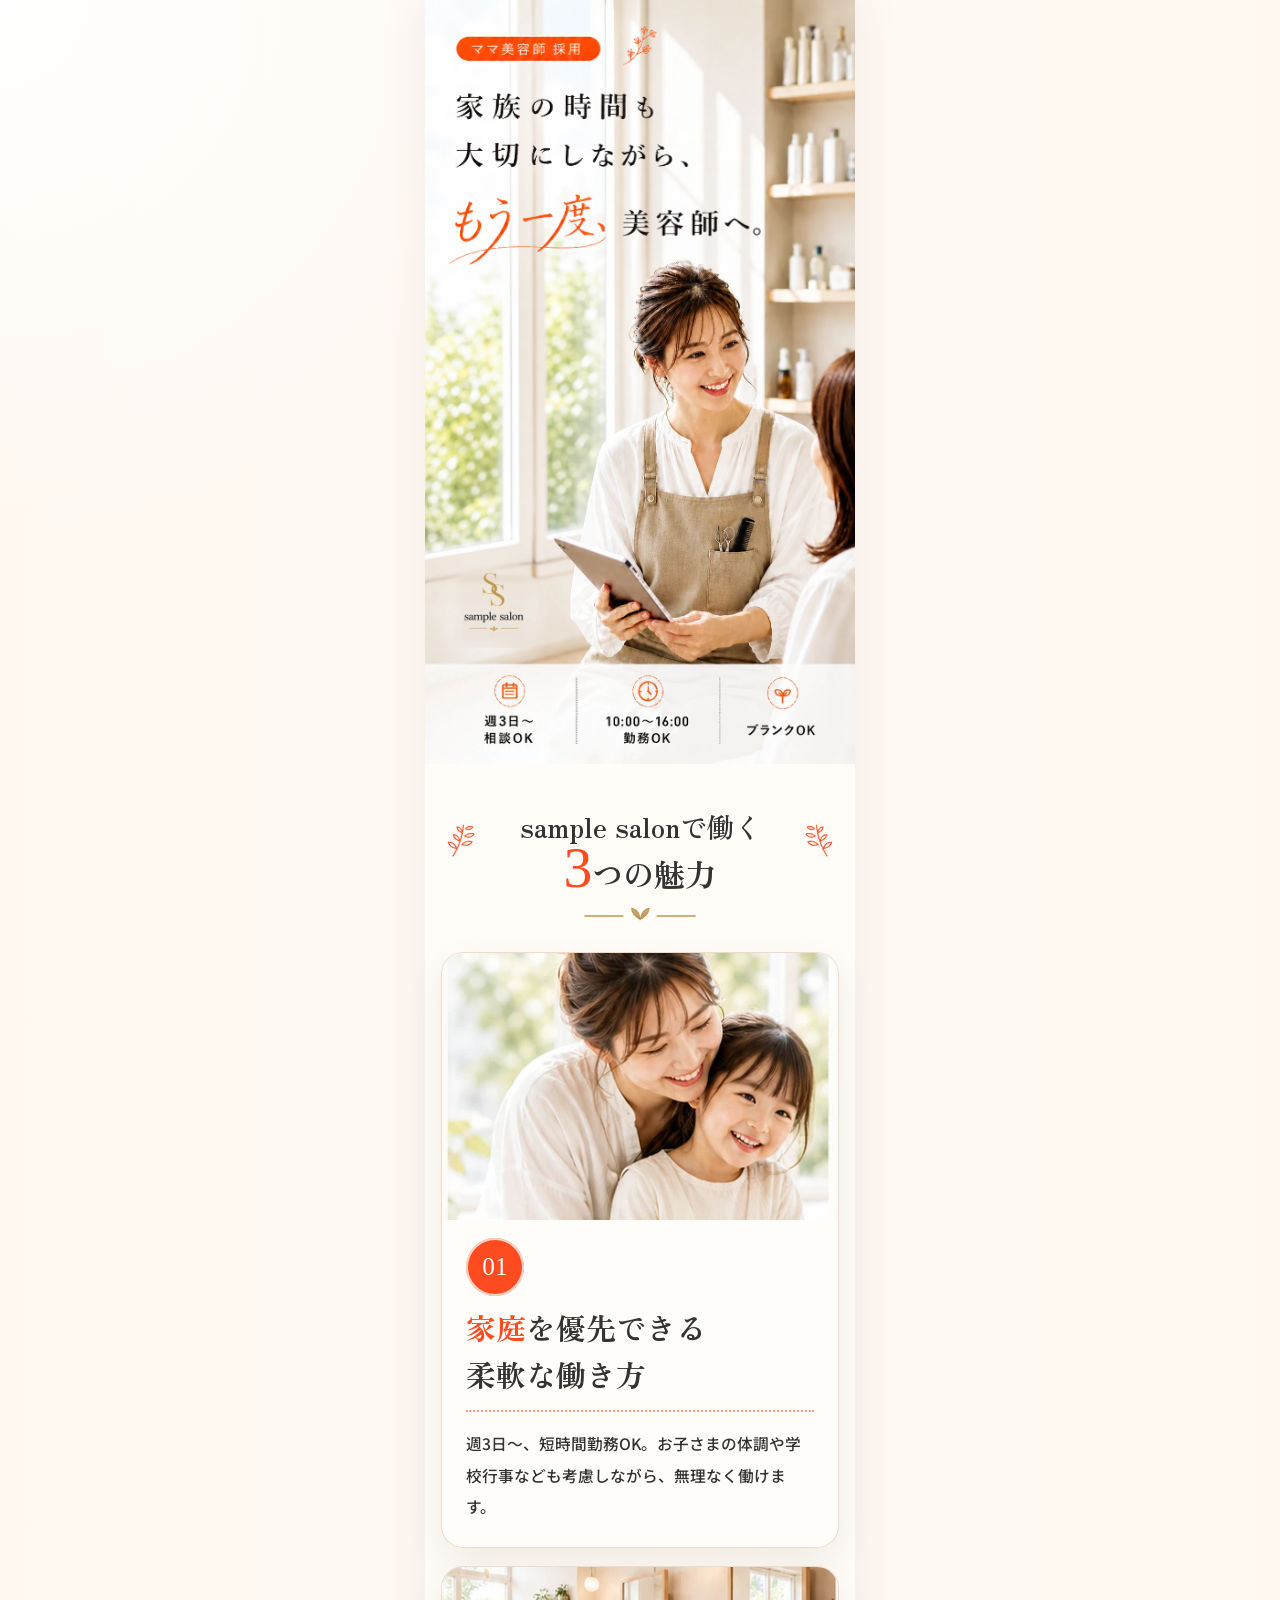
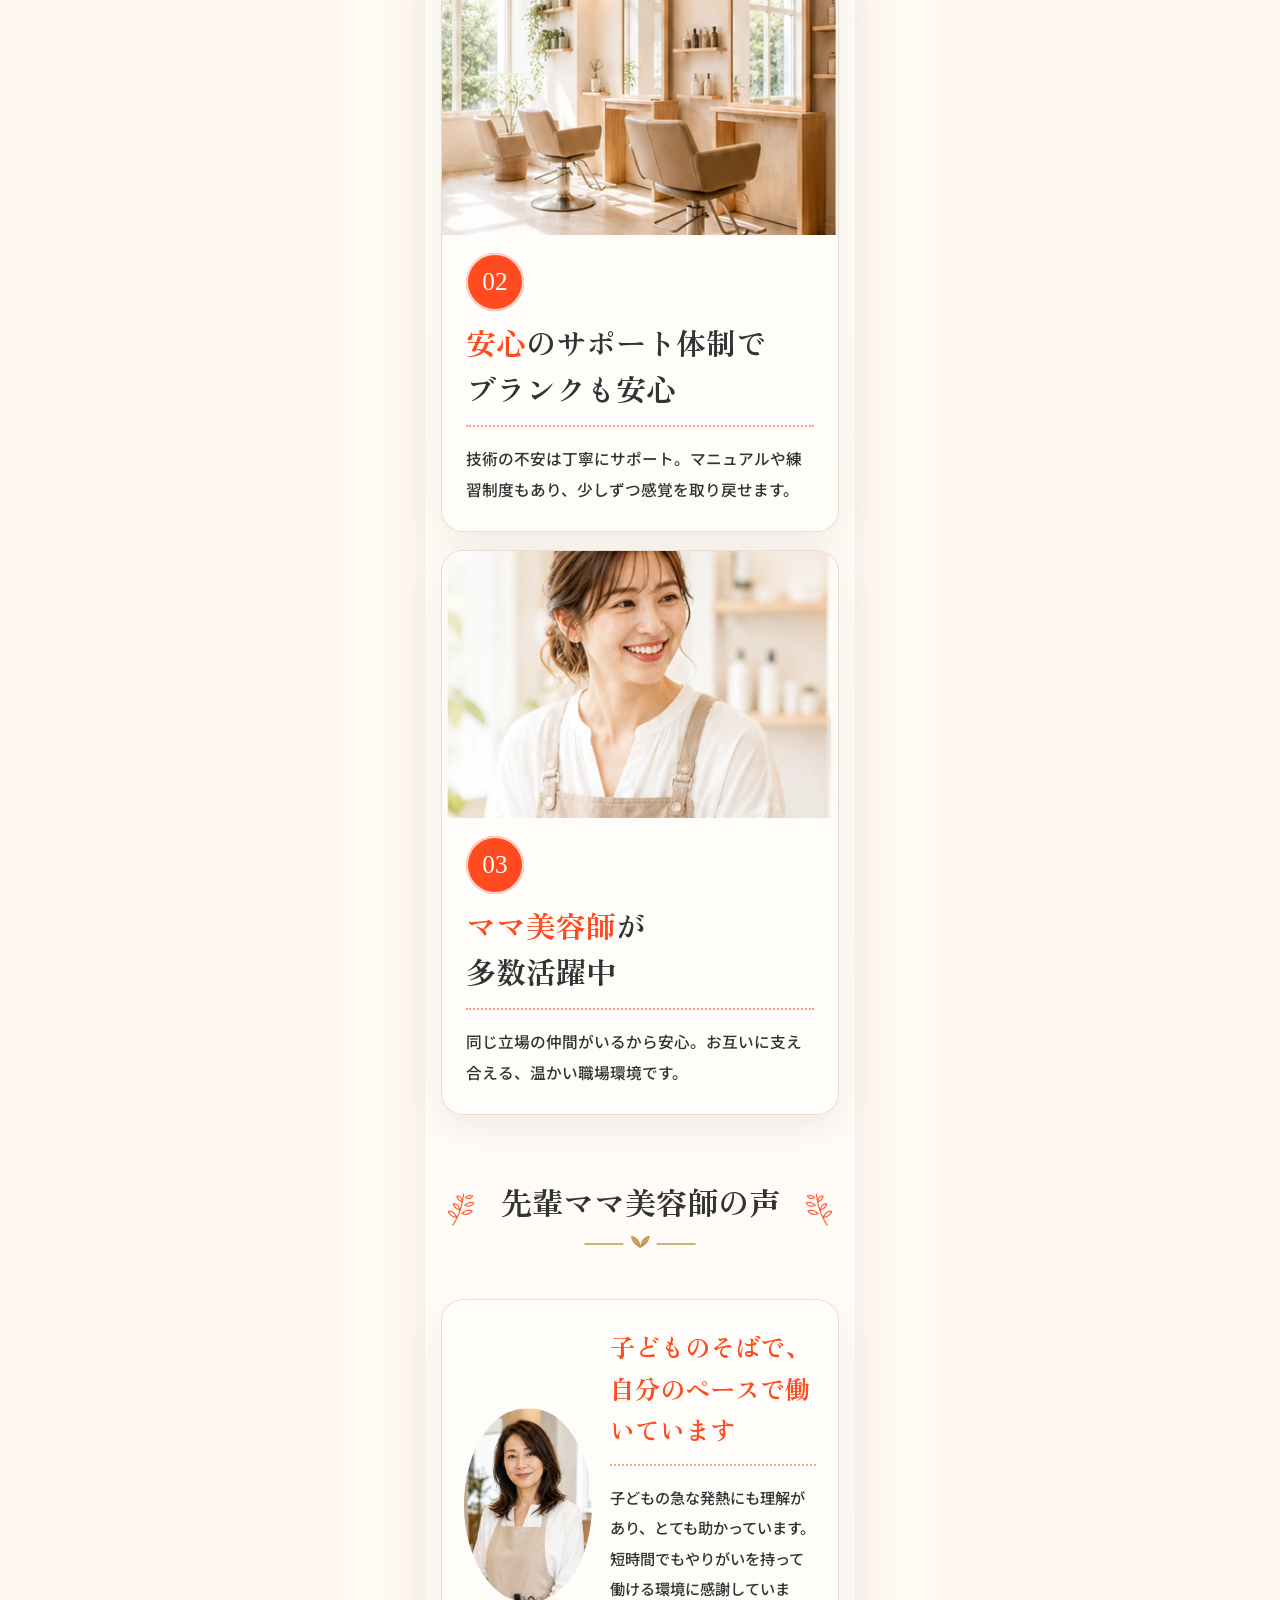
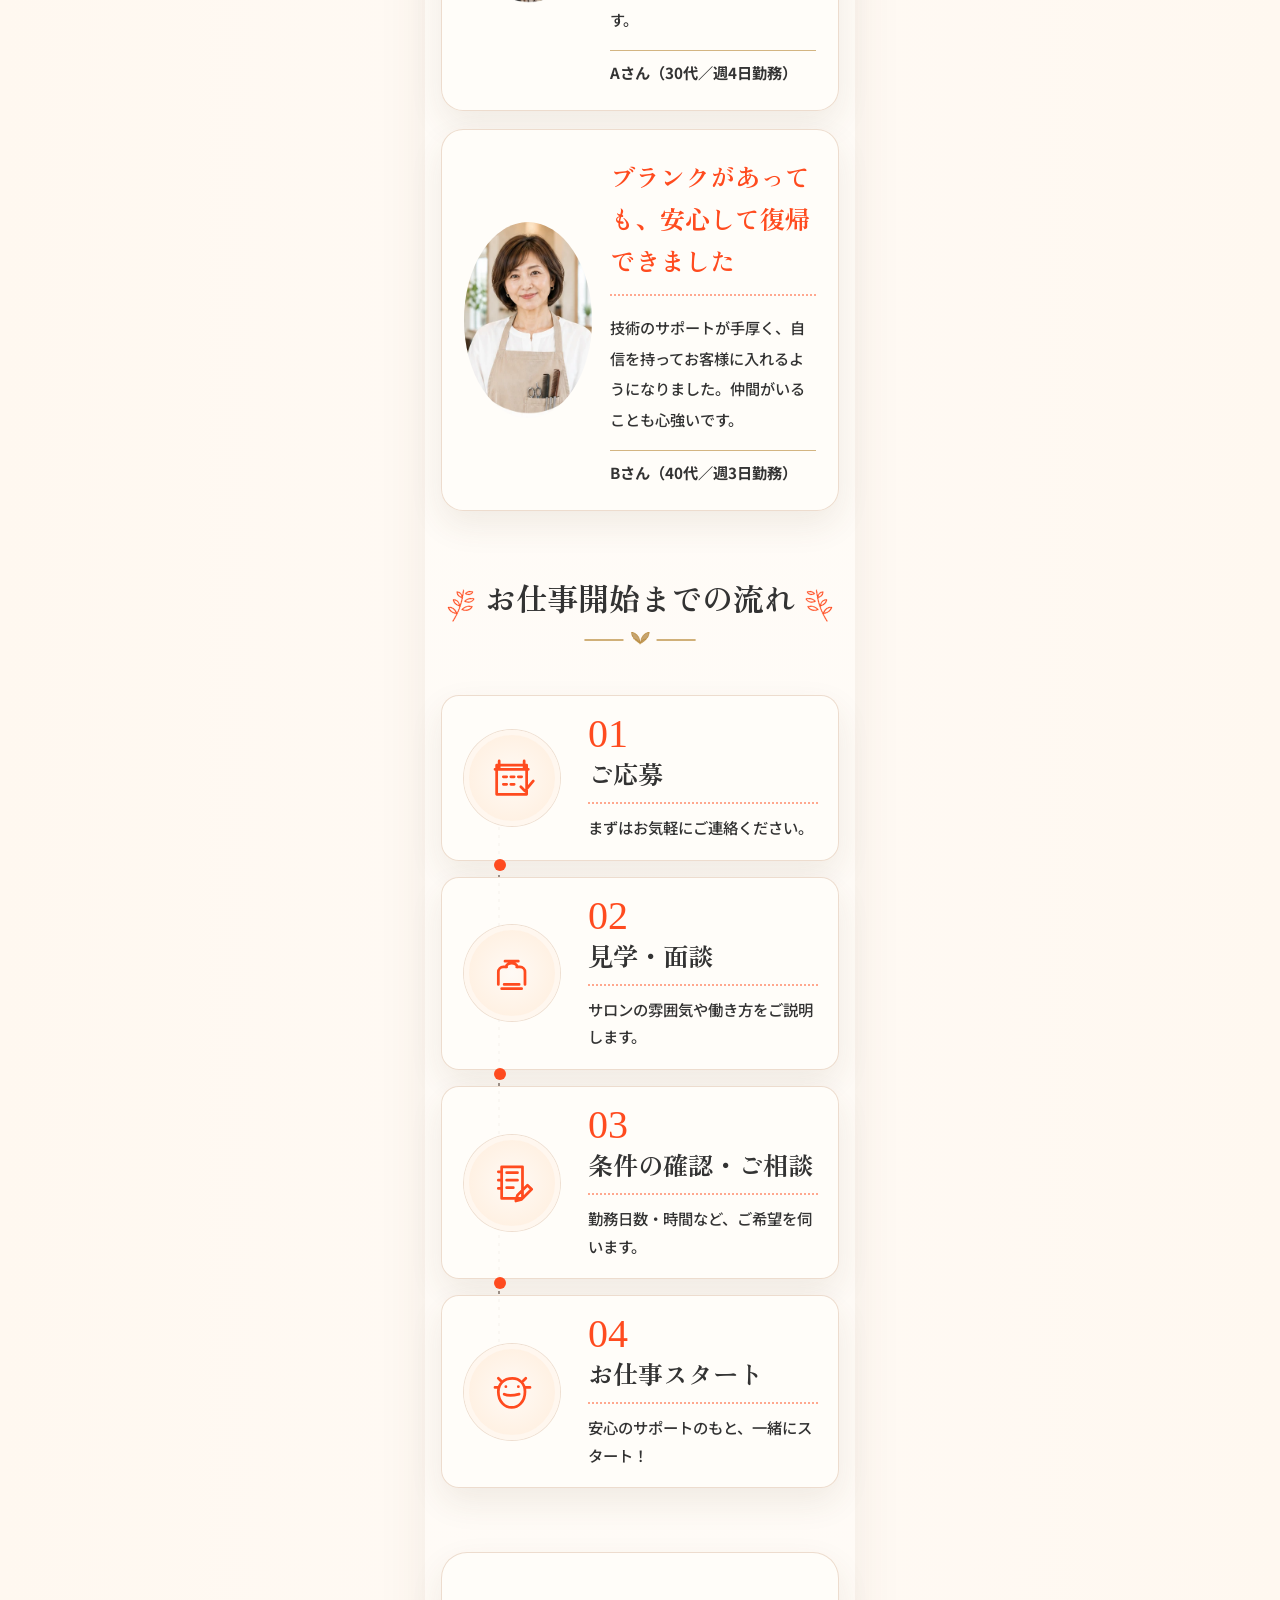
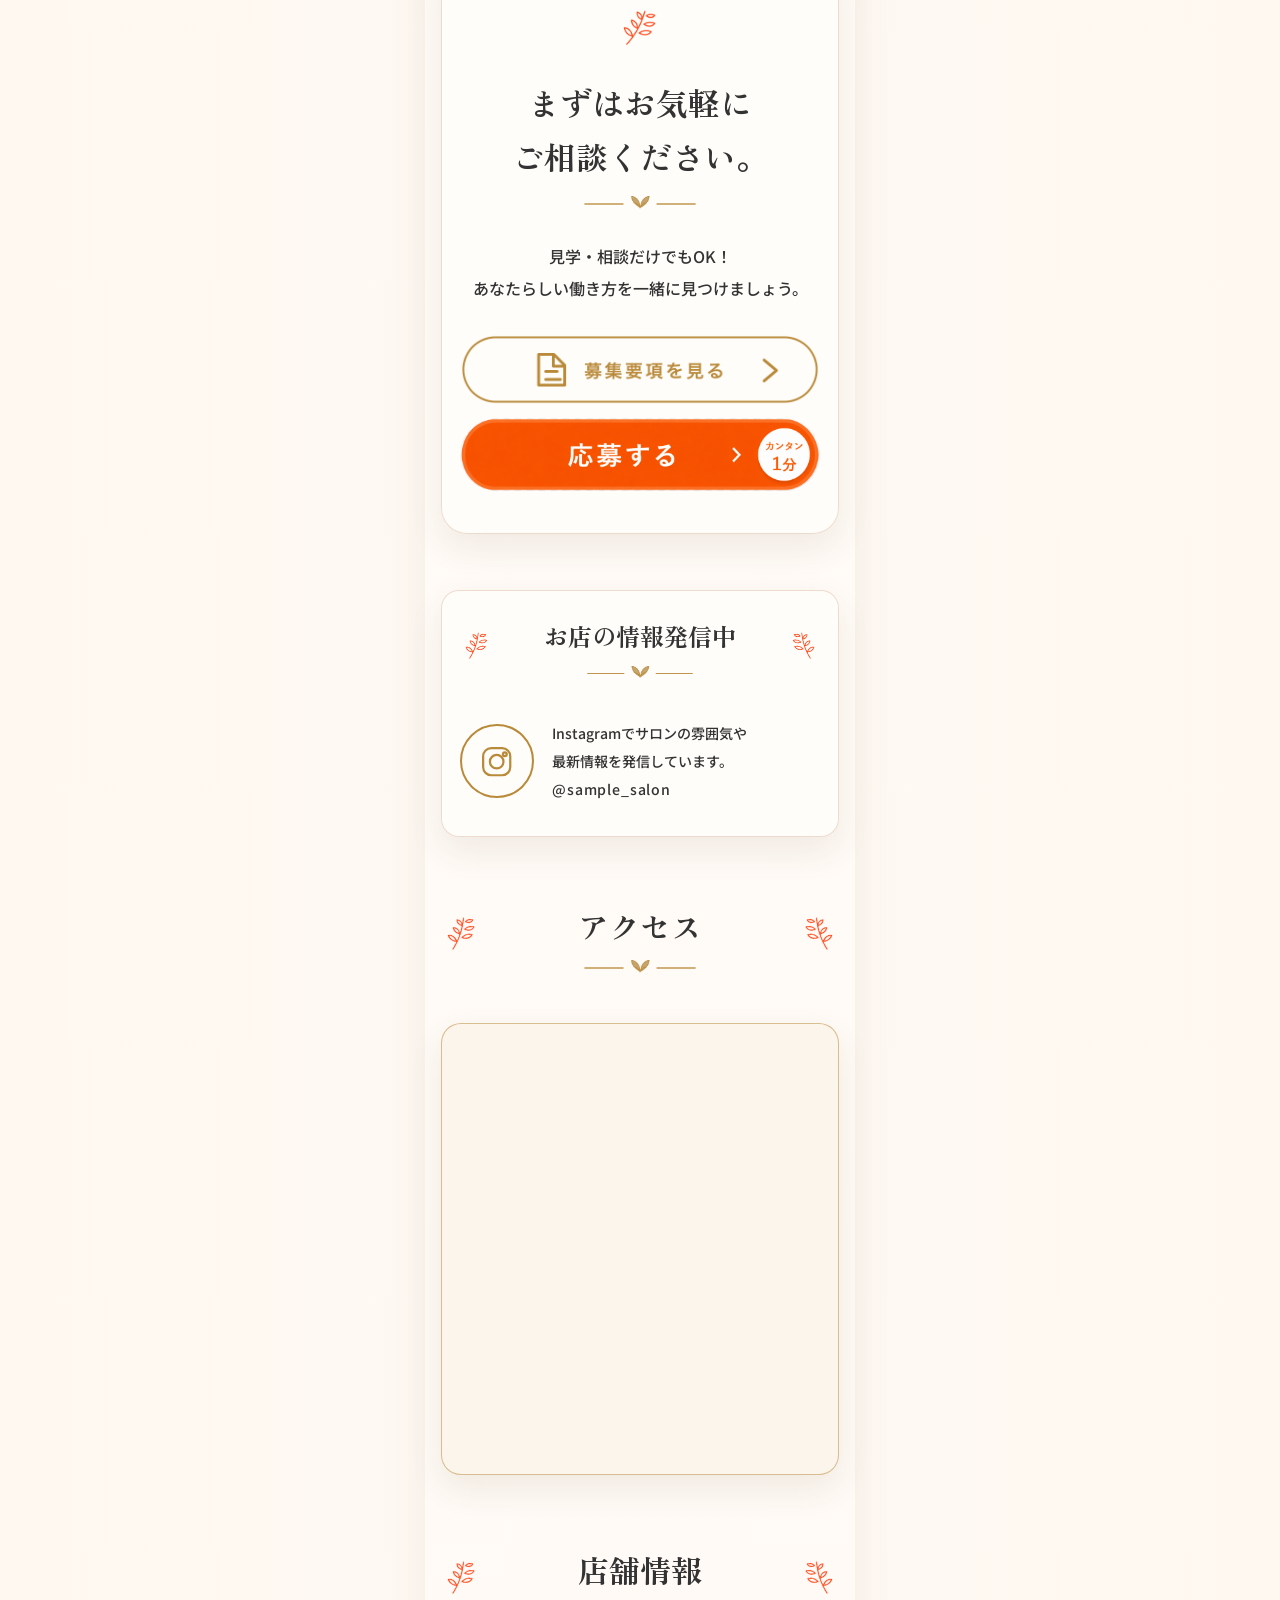
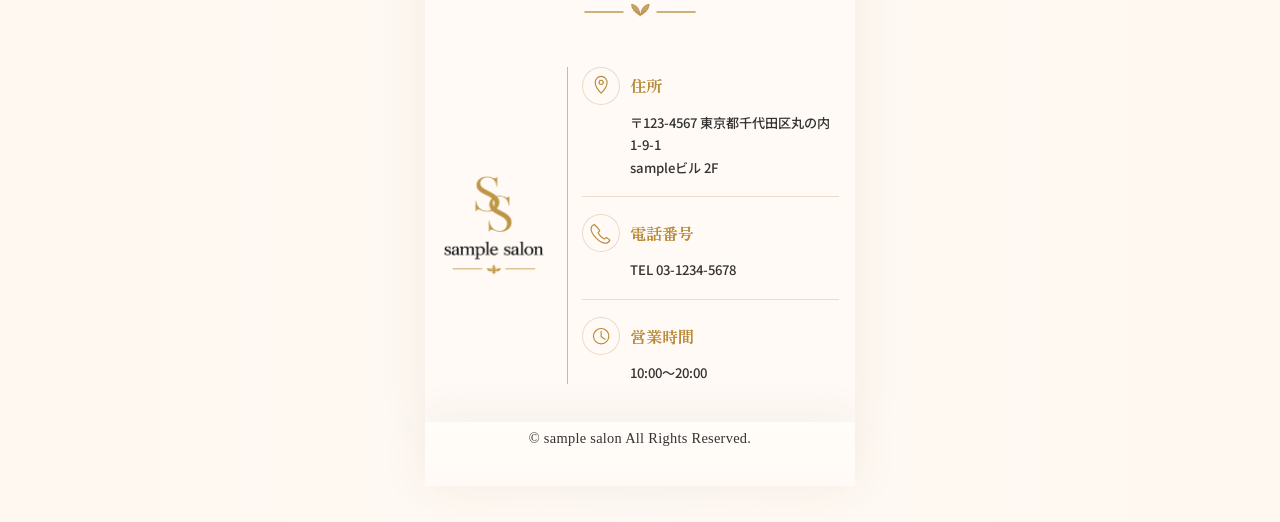
<file: index.html>
<!doctype html>
<html lang="ja">
  <head>
    <meta charset="utf-8">
    <meta name="viewport" content="width=device-width, initial-scale=1">
    <title>sample salon｜ママ美容師採用LP</title>
    <meta name="description" content="家族の時間も大切にしながら、もう一度、美容師へ。sample salonのママ美容師向け採用LPです。">
    <link rel="preconnect" href="https://fonts.googleapis.com">
    <link rel="preconnect" href="https://fonts.gstatic.com" crossorigin>
    <link href="https://fonts.googleapis.com/css2?family=Noto+Sans+JP:wght@400;500;700;800&family=Noto+Serif+JP:wght@500;600;700&family=Zen+Old+Mincho:wght@500;600;700&display=swap" rel="stylesheet">
    <link rel="icon" href="./assets/img/logo_sample_salon.png" type="image/png">
    <link rel="stylesheet" href="./assets/css/style.css">
  </head>
  <body>
    <div class="page-shell">
      <main class="lp" id="top">
        <section class="hero" aria-label="ファーストビュー">
          <img class="hero-bg" src="./assets/img/fv_main_new.webp" alt="明るい美容室で相談する美容師とお客様" width="941" height="1672" fetchpriority="high">
          <img class="hero-copy" src="./assets/img/fv_copy.png" alt="ママ美容師採用。家族の時間も大切にしながら、もう一度、美容師へ。" width="738" height="574" fetchpriority="high">
        </section>

        <section class="section benefits" aria-labelledby="benefits-title">
          <div class="section-title">
            <img class="leaf leaf-left" src="./assets/img/deco_leaf_orange.png" alt="">
            <div>
              <p class="section-kicker">sample salonで働く</p>
              <h2 id="benefits-title"><span>3</span>つの魅力</h2>
              <img class="divider" src="./assets/img/deco_divider_gold.png" alt="">
            </div>
            <img class="leaf leaf-right" src="./assets/img/deco_leaf_orange.png" alt="">
          </div>

          <article class="benefit-card">
            <figure class="benefit-photo">
              <img src="./assets/img/benefit_01.webp" alt="親子で笑顔を見せる女性美容師" width="420" height="455" loading="lazy">
            </figure>
            <div class="benefit-copy">
              <p class="number">01</p>
              <h3><span>家庭</span>を優先できる<br>柔軟な働き方</h3>
              <p>週3日〜、短時間勤務OK。お子さまの体調や学校行事なども考慮しながら、無理なく働けます。</p>
            </div>
          </article>

          <article class="benefit-card benefit-card-reverse">
            <figure class="benefit-photo">
              <img src="./assets/img/benefit_02.webp" alt="明るく清潔感のある美容室の内観" width="438" height="420" loading="lazy">
            </figure>
            <div class="benefit-copy">
              <p class="number">02</p>
              <h3><span>安心</span>のサポート体制で<br>ブランクも安心</h3>
              <p>技術の不安は丁寧にサポート。マニュアルや練習制度もあり、少しずつ感覚を取り戻せます。</p>
            </div>
          </article>

          <article class="benefit-card">
            <figure class="benefit-photo">
              <img src="./assets/img/benefit_03.webp" alt="サロンで笑顔を見せる女性美容師" width="420" height="370" loading="lazy">
            </figure>
            <div class="benefit-copy">
              <p class="number">03</p>
              <h3><span>ママ美容師</span>が<br>多数活躍中</h3>
              <p>同じ立場の仲間がいるから安心。お互いに支え合える、温かい職場環境です。</p>
            </div>
          </article>
        </section>

        <section class="section voices" aria-labelledby="voices-title">
          <div class="section-title">
            <img class="leaf leaf-left" src="./assets/img/deco_leaf_orange.png" alt="">
            <div>
              <h2 id="voices-title">先輩ママ美容師の声</h2>
              <img class="divider" src="./assets/img/deco_divider_gold.png" alt="">
            </div>
            <img class="leaf leaf-right" src="./assets/img/deco_leaf_orange.png" alt="">
          </div>

          <article class="voice-card">
            <figure class="voice-photo">
              <img src="./assets/img/voice_01.webp" alt="30代の先輩ママ美容師" width="330" height="500" loading="lazy">
            </figure>
            <div class="voice-copy">
              <h3>子どものそばで、<br>自分のペースで働いています</h3>
              <p>子どもの急な発熱にも理解があり、とても助かっています。短時間でもやりがいを持って働ける環境に感謝しています。</p>
              <p class="voice-name">Aさん（30代／週4日勤務）</p>
            </div>
          </article>

          <article class="voice-card">
            <figure class="voice-photo">
              <img src="./assets/img/voice_02.webp" alt="40代の先輩ママ美容師" width="330" height="500" loading="lazy">
            </figure>
            <div class="voice-copy">
              <h3>ブランクがあっても、安心して復帰できました</h3>
              <p>技術のサポートが手厚く、自信を持ってお客様に入れるようになりました。仲間がいることも心強いです。</p>
              <p class="voice-name">Bさん（40代／週3日勤務）</p>
            </div>
          </article>
        </section>

        <section class="section flow" aria-labelledby="flow-title">
          <div class="section-title">
            <img class="leaf leaf-left" src="./assets/img/deco_leaf_orange.png" alt="">
            <div>
              <h2 id="flow-title">お仕事開始までの流れ</h2>
              <img class="divider" src="./assets/img/deco_divider_gold.png" alt="">
            </div>
            <img class="leaf leaf-right" src="./assets/img/deco_leaf_orange.png" alt="">
          </div>

          <div class="flow-list">
            <article class="flow-card">
              <div class="flow-icon" aria-hidden="true">
                <svg viewBox="0 0 64 64"><path d="M17 12v8M47 12v8M12 22h40M14 17h36v35H14zM22 31h4M31 31h4M40 31h4M22 40h4M31 40h4M43 43l5 5 10-12"/></svg>
              </div>
              <div class="flow-copy">
                <p class="flow-number">01</p>
                <h3>ご応募</h3>
                <p>まずはお気軽にご連絡ください。</p>
              </div>
            </article>

            <article class="flow-card">
              <div class="flow-icon" aria-hidden="true">
                <svg viewBox="0 0 64 64"><path d="M16 45V30a6 6 0 0 1 6-6h4M48 45V30a6 6 0 0 0-6-6h-4M23 45h18M24 17h16M20 50h24M25 24c2-6 12-6 14 0"/></svg>
              </div>
              <div class="flow-copy">
                <p class="flow-number">02</p>
                <h3>見学・面談</h3>
                <p>サロンの雰囲気や働き方をご説明します。</p>
              </div>
            </article>

            <article class="flow-card">
              <div class="flow-icon" aria-hidden="true">
                <svg viewBox="0 0 64 64"><path d="M20 13h25v38H20zM26 20h13M26 29h13M26 38h8M16 19h4M16 29h4M16 39h4M39 47l12-12 5 5-12 12-7 2z"/></svg>
              </div>
              <div class="flow-copy">
                <p class="flow-number">03</p>
                <h3>条件の確認・ご相談</h3>
                <p>勤務日数・時間など、ご希望を伺います。</p>
              </div>
            </article>

            <article class="flow-card">
              <div class="flow-icon" aria-hidden="true">
                <svg viewBox="0 0 64 64"><path d="M33 16c9 0 15 7 15 16 0 12-8 19-16 19S16 44 16 32c0-9 6-16 17-16zM23 35c4 2 10 2 18 0M25 26h.1M40 26h.1M16 16l3 3M12 27h5M49 16l-3 3M54 27h-5"/></svg>
              </div>
              <div class="flow-copy">
                <p class="flow-number">04</p>
                <h3>お仕事スタート</h3>
                <p>安心のサポートのもと、一緒にスタート！</p>
              </div>
            </article>
          </div>
        </section>

        <section class="section contact-card" id="contact" aria-labelledby="contact-title">
          <img class="single-leaf" src="./assets/img/deco_leaf_orange.png" alt="">
          <h2 id="contact-title">まずはお気軽に<br>ご相談ください。</h2>
          <img class="divider" src="./assets/img/deco_divider_gold.png" alt="">
          <p>見学・相談だけでもOK！<br>あなたらしい働き方を一緒に見つけましょう。</p>
          <div class="cta-stack">
            <a class="image-button" href="./requirements.html" target="_blank" rel="noopener noreferrer" aria-label="募集要項を別ウィンドウで見る">
              <img src="./assets/img/btn_fixed_requirements.png" alt="募集要項を見る" width="760" height="150" loading="lazy">
            </a>
            <a class="image-button" href="#contact" aria-label="応募する">
              <img src="./assets/img/btn_apply.png" alt="応募する カンタン1分" width="2053" height="417" loading="lazy">
            </a>
          </div>
        </section>

        <section class="section instagram-card" aria-labelledby="instagram-title">
          <div class="section-title section-title-small">
            <img class="leaf leaf-left" src="./assets/img/deco_leaf_orange.png" alt="">
            <div>
              <h2 id="instagram-title">お店の情報発信中</h2>
              <img class="divider" src="./assets/img/deco_divider_gold.png" alt="">
            </div>
            <img class="leaf leaf-right" src="./assets/img/deco_leaf_orange.png" alt="">
          </div>
          <div class="instagram-body">
            <div class="instagram-icon" aria-hidden="true">
              <svg viewBox="0 0 64 64"><rect x="12" y="12" width="40" height="40" rx="12"/><circle cx="32" cy="32" r="10"/><circle cx="44" cy="21" r="2.8"/></svg>
            </div>
            <p>Instagramでサロンの雰囲気や<br>最新情報を発信しています。<br><span>@sample_salon</span></p>
          </div>
        </section>

        <section class="section access" aria-labelledby="access-title">
          <div class="section-title">
            <img class="leaf leaf-left" src="./assets/img/deco_leaf_orange.png" alt="">
            <div>
              <h2 id="access-title">アクセス</h2>
              <img class="divider" src="./assets/img/deco_divider_gold.png" alt="">
            </div>
            <img class="leaf leaf-right" src="./assets/img/deco_leaf_orange.png" alt="">
          </div>
          <div class="map-frame">
            <iframe src="https://www.google.com/maps/embed?pb=!1m18!1m12!1m3!1d3240.8254544793112!2d139.76255968885494!3d35.6812996!2m3!1f0!2f0!3f0!3m2!1i1024!2i768!4f13.1!3m3!1m2!1s0x60188bfbd89f700b%3A0x277c49ba34ed38!2z5p2x5Lqs6aeF!5e0!3m2!1sja!2sjp!4v1777761839479!5m2!1sja!2sjp" width="600" height="450" style="border:0;" allowfullscreen loading="lazy" referrerpolicy="no-referrer-when-downgrade" title="東京駅周辺の地図"></iframe>
          </div>
        </section>

        <section class="section shop" aria-labelledby="shop-title">
          <div class="section-title">
            <img class="leaf leaf-left" src="./assets/img/deco_leaf_orange.png" alt="">
            <div>
              <h2 id="shop-title">店舗情報</h2>
              <img class="divider" src="./assets/img/deco_divider_gold.png" alt="">
            </div>
            <img class="leaf leaf-right" src="./assets/img/deco_leaf_orange.png" alt="">
          </div>
          <div class="shop-body">
            <img class="shop-logo" src="./assets/img/logo_sample_salon.png" alt="sample salon" width="260" height="180" loading="lazy">
            <dl class="shop-list">
              <div>
                <dt>
                  <span class="mini-icon" aria-hidden="true">
                    <svg viewBox="0 0 64 64"><path d="M32 55s17-16 17-31a17 17 0 0 0-34 0c0 15 17 31 17 31z"/><circle cx="32" cy="24" r="6"/></svg>
                  </span>
                  住所
                </dt>
                <dd>〒123-4567 東京都千代田区丸の内1-9-1<br>sampleビル 2F</dd>
              </div>
              <div>
                <dt>
                  <span class="mini-icon" aria-hidden="true">
                    <svg viewBox="0 0 64 64"><path d="M20 15l8 10-5 6c4 8 10 14 18 18l6-5 10 8c-3 6-7 9-12 9-17 0-42-25-42-42 0-5 3-9 9-12z"/></svg>
                  </span>
                  電話番号
                </dt>
                <dd>TEL 03-1234-5678</dd>
              </div>
              <div>
                <dt>
                  <span class="mini-icon" aria-hidden="true">
                    <svg viewBox="0 0 64 64"><circle cx="32" cy="32" r="22"/><path d="M32 18v16l11 7"/></svg>
                  </span>
                  営業時間
                </dt>
                <dd>10:00〜20:00</dd>
              </div>
            </dl>
          </div>
        </section>
      </main>

      <footer class="footer">
        <p>© sample salon All Rights Reserved.</p>
      </footer>

      <nav class="fixed-cta" aria-label="固定お問い合わせボタン">
        <a href="./requirements.html" target="_blank" rel="noopener noreferrer" aria-label="募集要項を別ウィンドウで見る">
          <img src="./assets/img/btn_fixed_requirements.png" alt="募集要項を見る" width="760" height="150">
        </a>
        <a href="#contact" aria-label="応募する">
          <img src="./assets/img/btn_apply.png" alt="応募する カンタン1分" width="2053" height="417">
        </a>
      </nav>
    </div>

    <script src="./assets/js/main.js"></script>
  </body>
</html>
</file>
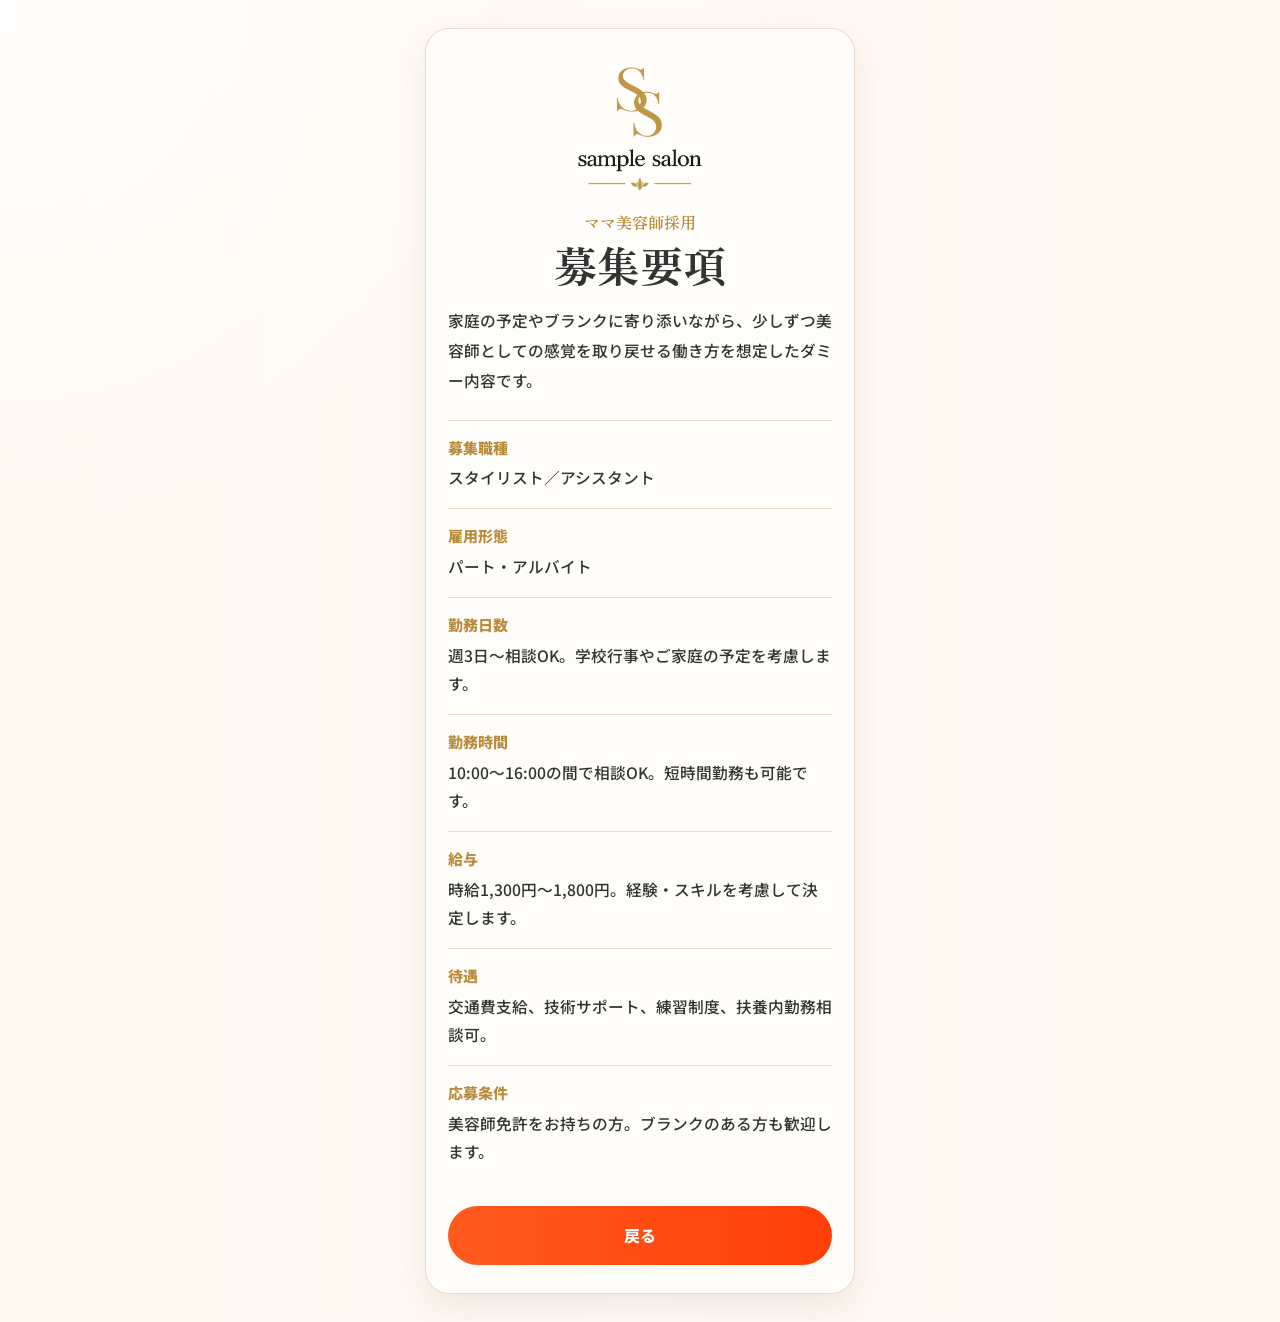
<file: requirements.html>
<!doctype html>
<html lang="ja">
  <head>
    <meta charset="utf-8">
    <meta name="viewport" content="width=device-width, initial-scale=1">
    <title>募集要項｜sample salon</title>
    <meta name="description" content="sample salonのママ美容師向け募集要項です。">
    <link rel="preconnect" href="https://fonts.googleapis.com">
    <link rel="preconnect" href="https://fonts.gstatic.com" crossorigin>
    <link href="https://fonts.googleapis.com/css2?family=Noto+Sans+JP:wght@400;500;700;800&family=Noto+Serif+JP:wght@500;600;700&family=Zen+Old+Mincho:wght@500;600;700&display=swap" rel="stylesheet">
    <link rel="icon" href="./assets/img/logo_sample_salon.png" type="image/png">
    <link rel="stylesheet" href="./assets/css/style.css">
  </head>
  <body class="requirements-page">
    <main class="requirements">
      <img class="requirements-logo" src="./assets/img/logo_sample_salon.png" alt="sample salon" width="260" height="180">
      <p class="section-kicker">ママ美容師採用</p>
      <h1>募集要項</h1>
      <p class="requirements-lead">家庭の予定やブランクに寄り添いながら、少しずつ美容師としての感覚を取り戻せる働き方を想定したダミー内容です。</p>

      <dl class="requirements-list">
        <div>
          <dt>募集職種</dt>
          <dd>スタイリスト／アシスタント</dd>
        </div>
        <div>
          <dt>雇用形態</dt>
          <dd>パート・アルバイト</dd>
        </div>
        <div>
          <dt>勤務日数</dt>
          <dd>週3日〜相談OK。学校行事やご家庭の予定を考慮します。</dd>
        </div>
        <div>
          <dt>勤務時間</dt>
          <dd>10:00〜16:00の間で相談OK。短時間勤務も可能です。</dd>
        </div>
        <div>
          <dt>給与</dt>
          <dd>時給1,300円〜1,800円。経験・スキルを考慮して決定します。</dd>
        </div>
        <div>
          <dt>待遇</dt>
          <dd>交通費支給、技術サポート、練習制度、扶養内勤務相談可。</dd>
        </div>
        <div>
          <dt>応募条件</dt>
          <dd>美容師免許をお持ちの方。ブランクのある方も歓迎します。</dd>
        </div>
      </dl>

      <a class="requirements-close" href="./index.html#contact">戻る</a>
    </main>
  </body>
</html>
</file>
<file: assets/css/style.css>
:root {
  --color-bg: #fffaf5;
  --color-ivory: #fffdf9;
  --color-text: #333333;
  --color-sub: #555555;
  --color-orange: #ff4b1f;
  --color-coral: #f36f57;
  --color-gold: #b98a3a;
  --color-border: #ead8c7;
  --shadow-card: 0 14px 34px rgba(92, 61, 38, 0.09);
  --serif: "Zen Old Mincho", "Noto Serif JP", "Yu Mincho", "Hiragino Mincho ProN", serif;
  --sans: "Noto Sans JP", "Hiragino Sans", "Yu Gothic", sans-serif;
}

* {
  box-sizing: border-box;
}

html {
  scroll-behavior: smooth;
}

body {
  margin: 0;
  color: var(--color-text);
  background:
    radial-gradient(circle at top left, rgba(255, 255, 255, 0.95), transparent 34rem),
    linear-gradient(90deg, #fff8f0 0%, var(--color-bg) 50%, #fff8f0 100%);
  font-family: var(--serif);
  font-feature-settings: normal;
  line-height: 1.8;
}

img,
svg,
iframe {
  max-width: 100%;
}

img {
  display: block;
  height: auto;
}

a {
  color: inherit;
}

.page-shell {
  min-height: 100svh;
}

.lp,
.footer {
  width: min(100%, 430px);
  margin: 0 auto;
  background: linear-gradient(180deg, #fffdf9 0%, #fffaf5 100%);
}

.hero {
  position: relative;
  overflow: hidden;
  background: #fffdf9;
  line-height: 0;
}

.hero::after {
  position: absolute;
  right: 0;
  bottom: 0;
  left: 0;
  height: 14.2%;
  pointer-events: none;
  background:
    linear-gradient(
      105deg,
      transparent 0%,
      rgba(255, 255, 255, 0) 35%,
      rgba(255, 255, 255, 0.76) 50%,
      rgba(255, 255, 255, 0) 66%,
      transparent 100%
    );
  filter: blur(7px);
  opacity: 0;
  transform: translateX(-110%);
  animation: hero-band-glow 1.95s ease-out 1.25s 1 both;
  content: "";
}

.hero-bg {
  width: 100%;
}

.hero-copy {
  position: absolute;
  top: clamp(4px, calc(6.5vw - 20px), 22px);
  left: 20px;
  z-index: 2;
  width: min(79%, 320px);
  opacity: 0;
  transform: translateY(22px);
  animation: hero-logo-rise 1.45s cubic-bezier(0.22, 1, 0.36, 1) 0.18s forwards;
}

@keyframes hero-logo-rise {
  to {
    opacity: 1;
    transform: translateY(0);
  }
}

@keyframes hero-band-glow {
  0% {
    opacity: 0;
    transform: translateX(-110%);
  }

  32% {
    opacity: 0.34;
  }

  54% {
    opacity: 0.62;
  }

  100% {
    opacity: 0;
    transform: translateX(110%);
  }
}

.section {
  padding: 56px 16px 0;
}

.section-title {
  position: relative;
  display: block;
  min-height: 92px;
  padding: 0 34px;
  margin-bottom: 28px;
  text-align: center;
}

.reveal-heading {
  opacity: 0;
  transform: translateY(24px);
  transition:
    opacity 0.9s cubic-bezier(0.22, 1, 0.36, 1),
    transform 0.9s cubic-bezier(0.22, 1, 0.36, 1);
  will-change: opacity, transform;
}

.reveal-heading.is-visible {
  opacity: 1;
  transform: translateY(0);
}

.section-title div {
  position: relative;
  z-index: 1;
}

.section-title h2 {
  margin: 0;
  font-family: var(--serif);
  font-feature-settings: normal;
  font-size: clamp(1.52rem, 5.4vw, 1.95rem);
  font-weight: 700;
  letter-spacing: 0;
  line-height: 1.45;
}

.section-title h2 span {
  color: var(--color-orange);
  font-family: Georgia, "Times New Roman", serif;
  font-size: 1.85em;
  font-weight: 400;
  line-height: 0.8;
}

.section-kicker {
  margin: 0 0 2px;
  font-family: var(--serif);
  font-feature-settings: normal;
  font-size: clamp(1.22rem, 5vw, 1.7rem);
  font-weight: 600;
  letter-spacing: 0;
  line-height: 1.2;
}

.leaf {
  position: absolute;
  top: 4px;
  width: 42px;
  margin-top: 6px;
}

.leaf-left {
  left: 0;
  transform: rotate(-10deg);
}

.leaf-right {
  right: 0;
  transform: scaleX(-1) rotate(-10deg);
}

.divider {
  width: 118px;
  margin: 12px auto 0;
}

.benefits {
  padding-top: 46px;
}

.benefit-card,
.voice-card,
.flow-card,
.contact-card,
.instagram-card {
  border: 1px solid rgba(234, 216, 199, 0.86);
  background: rgba(255, 253, 249, 0.94);
  box-shadow: var(--shadow-card);
}

.benefit-card {
  display: grid;
  grid-template-columns: 1fr;
  overflow: hidden;
  border-radius: 22px;
}

.benefit-card + .benefit-card {
  margin-top: 18px;
}

.benefit-photo {
  margin: 0;
  background: #fff;
}

.benefit-photo img {
  width: 100%;
  aspect-ratio: 16 / 10.8;
  object-fit: cover;
}

.benefit-copy {
  position: relative;
  padding: 18px 24px 25px;
}

.benefit-copy .number {
  display: grid;
  place-items: center;
  width: 58px;
  height: 58px;
  margin: 0 0 8px;
  border-radius: 50%;
  color: #fff;
  background: var(--color-orange);
  font-family: Georgia, "Times New Roman", serif;
  font-size: 1.58rem;
  line-height: 1;
  box-shadow: inset 0 0 0 2px rgba(255, 255, 255, 0.75);
}

.benefit-copy h3 {
  margin: 0;
  padding-bottom: 13px;
  border-bottom: 2px dotted rgba(255, 75, 31, 0.55);
  font-family: var(--serif);
  font-feature-settings: normal;
  font-size: clamp(1.44rem, 6vw, 1.88rem);
  font-weight: 700;
  letter-spacing: 0;
  line-height: 1.55;
}

.benefit-copy h3 span,
.voice-copy h3,
.flow-number {
  color: var(--color-orange);
}

.benefit-copy > p:not(.number) {
  margin: 16px 0 0;
  font-family: var(--sans);
  font-size: 0.98rem;
  font-weight: 500;
  line-height: 2;
}

.voices {
  padding-top: 64px;
}

.voice-card {
  display: grid;
  grid-template-columns: 128px 1fr;
  gap: 18px;
  align-items: center;
  border-radius: 22px;
  padding: 26px 22px;
}

.voice-card + .voice-card {
  margin-top: 18px;
}

.voice-photo {
  margin: 0;
}

.voice-photo img {
  width: 128px;
  height: 196px;
  border-radius: 50%;
  object-fit: cover;
}

.voice-copy h3 {
  margin: 0;
  padding-bottom: 13px;
  border-bottom: 2px dotted rgba(255, 75, 31, 0.48);
  font-family: var(--serif);
  font-feature-settings: normal;
  font-size: clamp(1.24rem, 5vw, 1.58rem);
  letter-spacing: 0;
  line-height: 1.65;
}

.voice-copy p {
  margin: 16px 0 0;
  font-family: var(--sans);
  font-size: 0.95rem;
  font-weight: 500;
  line-height: 2;
}

.voice-copy .voice-name {
  margin-top: 16px;
  padding-top: 9px;
  border-top: 1px solid rgba(185, 138, 58, 0.62);
  font-weight: 700;
  line-height: 1.6;
}

.flow {
  padding-top: 64px;
}

.flow-list {
  position: relative;
  display: grid;
  gap: 16px;
}

.flow-list::before {
  position: absolute;
  top: 92px;
  bottom: 92px;
  left: 57px;
  width: 2px;
  background: repeating-linear-gradient(
    to bottom,
    rgba(111, 95, 85, 0.65) 0 3px,
    transparent 3px 8px
  );
  content: "";
}

.flow-card {
  position: relative;
  display: grid;
  grid-template-columns: 106px 1fr;
  gap: 18px;
  align-items: center;
  min-height: 142px;
  border-radius: 18px;
  padding: 18px 20px 18px 22px;
}

.flow-card::after {
  position: absolute;
  left: 52px;
  bottom: -11px;
  width: 12px;
  height: 12px;
  border-radius: 50%;
  background: var(--color-orange);
  content: "";
}

.flow-card:last-child::after {
  content: none;
}

.flow-icon {
  display: grid;
  place-items: center;
  width: 96px;
  height: 96px;
  border-radius: 50%;
  background: radial-gradient(circle, #fffaf5 0%, #fff1e3 72%, #fffdf9 73%);
  border: 5px solid #fff7ef;
  box-shadow: 0 0 0 1px rgba(234, 216, 199, 0.8);
}

.flow-icon svg,
.instagram-icon svg,
.mini-icon svg {
  width: 62%;
  height: 62%;
  fill: none;
  stroke: currentColor;
  stroke-width: 3.3;
  stroke-linecap: round;
  stroke-linejoin: round;
}

.flow-icon {
  color: var(--color-orange);
}

.flow-copy {
  min-width: 0;
}

.flow-number {
  margin: 0 0 1px;
  font-family: Georgia, "Times New Roman", serif;
  font-size: 2.5rem;
  line-height: 1;
}

.flow-copy h3 {
  margin: 0;
  padding-bottom: 9px;
  border-bottom: 2px dotted rgba(255, 75, 31, 0.48);
  font-family: var(--serif);
  font-feature-settings: normal;
  font-size: clamp(1.25rem, 5vw, 1.58rem);
  letter-spacing: 0;
  line-height: 1.5;
}

.flow-copy p:not(.flow-number) {
  margin: 10px 0 0;
  font-family: var(--sans);
  font-size: 0.96rem;
  font-weight: 500;
  line-height: 1.8;
}

.contact-card {
  margin: 64px 16px 0;
  padding: 52px 18px 42px;
  border-radius: 26px;
  text-align: center;
}

.single-leaf {
  width: 48px;
  margin: 0 auto 22px;
}

.contact-card h2 {
  margin: 0;
  font-family: var(--serif);
  font-feature-settings: normal;
  font-size: clamp(1.55rem, 6vw, 2rem);
  letter-spacing: 0;
  line-height: 1.7;
}

.contact-card p {
  margin: 28px 0 30px;
  font-family: var(--sans);
  font-size: 1rem;
  font-weight: 500;
  line-height: 2;
}

.cta-stack {
  display: grid;
  gap: 13px;
}

.image-button {
  display: block;
  border-radius: 999px;
  transition: transform 0.2s ease, filter 0.2s ease;
}

.image-button:focus-visible,
.fixed-cta a:focus-visible,
.requirements-close:focus-visible {
  outline: 3px solid rgba(255, 75, 31, 0.45);
  outline-offset: 4px;
}

.image-button:hover {
  filter: brightness(1.02);
  transform: translateY(-1px);
}

.instagram-card {
  margin: 56px 16px 0;
  padding: 28px 18px 32px;
  border-radius: 18px;
}

.section-title-small {
  min-height: 76px;
  margin-bottom: 24px;
}

.section-title-small h2 {
  font-size: clamp(1.22rem, 5vw, 1.5rem);
  letter-spacing: 0;
  white-space: nowrap;
}

.section-title-small .leaf {
  width: 34px;
}

.section-title-small .divider {
  width: 112px;
}

.instagram-body {
  display: grid;
  grid-template-columns: 76px 1fr;
  gap: 16px;
  align-items: center;
}

.instagram-icon {
  display: grid;
  place-items: center;
  width: 74px;
  height: 74px;
  border: 2px solid var(--color-gold);
  border-radius: 50%;
  color: var(--color-gold);
}

.instagram-body p {
  margin: 0;
  font-family: var(--sans);
  font-size: 0.88rem;
  font-weight: 500;
  line-height: 2;
}

.instagram-body span {
  letter-spacing: 0.06em;
}

.access {
  padding-top: 66px;
}

.map-frame {
  position: relative;
  overflow: hidden;
  border: 1px solid rgba(185, 138, 58, 0.52);
  border-radius: 20px;
  background: #fbf5ec;
  box-shadow: var(--shadow-card);
}

.map-frame iframe {
  display: block;
  width: 100%;
}

.shop {
  padding-top: 72px;
  padding-bottom: 38px;
}

.shop-body {
  display: grid;
  grid-template-columns: 112px 1fr;
  gap: 14px;
  align-items: center;
}

.shop-logo {
  width: 106px;
}

.shop-list {
  margin: 0;
  padding-left: 14px;
  border-left: 1px solid rgba(185, 138, 58, 0.58);
}

.shop-list > div {
  padding: 0 0 17px;
  border-bottom: 1px solid rgba(234, 216, 199, 0.9);
}

.shop-list > div + div {
  padding-top: 17px;
}

.shop-list > div:last-child {
  padding-bottom: 0;
  border-bottom: 0;
}

.shop-list dt {
  display: flex;
  align-items: center;
  gap: 10px;
  color: var(--color-gold);
  font-family: var(--serif);
  font-size: 1rem;
  font-weight: 700;
  line-height: 1.4;
}

.shop-list dd {
  margin: 7px 0 0 48px;
  font-family: var(--sans);
  font-size: 0.82rem;
  font-weight: 500;
  line-height: 1.72;
}

.mini-icon {
  display: grid;
  place-items: center;
  flex: 0 0 auto;
  width: 38px;
  height: 38px;
  border-radius: 50%;
  color: var(--color-gold);
  background: #fffaf5;
  border: 1px solid rgba(234, 216, 199, 0.9);
}

.footer {
  padding: 4px 16px 34px;
  text-align: center;
}

.footer p {
  margin: 0;
  font-family: Georgia, "Times New Roman", serif;
  font-size: 0.9rem;
  letter-spacing: 0.02em;
}

.fixed-cta {
  position: fixed;
  left: 50%;
  bottom: 16px;
  z-index: 999;
  display: grid;
  gap: 8px;
  width: min(calc(100% - 32px), 398px);
  pointer-events: none;
  opacity: 0;
  transform: translate(-50%, 14px);
  transition: opacity 0.24s ease, transform 0.24s ease;
}

.fixed-cta.is-visible {
  pointer-events: auto;
  opacity: 1;
  transform: translate(-50%, 0);
}

.fixed-cta a {
  display: block;
  border-radius: 999px;
  filter: drop-shadow(0 10px 18px rgba(64, 38, 18, 0.16));
}

.fixed-cta img {
  width: 100%;
}

.requirements-page {
  min-height: 100svh;
  padding: 28px 16px;
}

.requirements {
  width: min(100%, 430px);
  margin: 0 auto;
  padding: 34px 22px 28px;
  border: 1px solid rgba(234, 216, 199, 0.95);
  border-radius: 24px;
  background: rgba(255, 253, 249, 0.96);
  box-shadow: var(--shadow-card);
}

.requirements-logo {
  width: 132px;
  margin: 0 auto 18px;
}

.requirements h1 {
  margin: 4px 0 14px;
  text-align: center;
  font-family: var(--serif);
  font-feature-settings: normal;
  font-size: clamp(2rem, 8vw, 2.7rem);
  letter-spacing: 0;
  line-height: 1.3;
}

.requirements .section-kicker {
  color: var(--color-gold);
  text-align: center;
  font-family: var(--serif);
  font-size: 1rem;
  letter-spacing: 0;
}

.requirements-lead {
  margin: 0 0 24px;
  font-family: var(--sans);
  font-size: 0.98rem;
  font-weight: 500;
  line-height: 1.9;
}

.requirements-list {
  margin: 0;
}

.requirements-list > div {
  padding: 16px 0;
  border-top: 1px solid rgba(234, 216, 199, 0.9);
}

.requirements-list dt {
  color: var(--color-gold);
  font-family: var(--sans);
  font-size: 0.94rem;
  font-weight: 800;
  line-height: 1.5;
}

.requirements-list dd {
  margin: 5px 0 0;
  font-family: var(--sans);
  font-size: 0.98rem;
  font-weight: 500;
  line-height: 1.8;
}

.requirements-close {
  display: block;
  margin: 24px 0 0;
  padding: 15px 18px;
  border-radius: 999px;
  color: #fff;
  background: linear-gradient(90deg, #ff5a1f, #ff3f08);
  font-family: var(--sans);
  font-size: 1rem;
  font-weight: 800;
  text-align: center;
  text-decoration: none;
}

@media (min-width: 431px) {
  .page-shell {
    padding: 0 0 36px;
  }

  .lp,
  .footer {
    box-shadow: 0 0 48px rgba(92, 61, 38, 0.08);
  }
}

@media (max-width: 374px) {
  .section {
    padding-right: 13px;
    padding-left: 13px;
  }

  .section-title {
    padding-right: 26px;
    padding-left: 26px;
  }

  .leaf {
    width: 40px;
  }

  .voice-card {
    grid-template-columns: 104px 1fr;
    gap: 14px;
    padding: 22px 16px;
  }

  .voice-photo img {
    width: 104px;
    height: 164px;
  }

  .flow-card {
    grid-template-columns: 88px 1fr;
    gap: 13px;
    padding-right: 15px;
    padding-left: 16px;
  }

  .flow-list::before {
    left: 47px;
  }

  .flow-card::after {
    left: 42px;
  }

  .flow-icon {
    width: 80px;
    height: 80px;
  }

  .shop-body {
    grid-template-columns: 1fr;
  }

  .shop-logo {
    margin: 0 auto;
  }

  .shop-list {
    padding-left: 0;
    border-left: 0;
  }
}

@media (prefers-reduced-motion: reduce) {
  *,
  *::before,
  *::after {
    scroll-behavior: auto !important;
    transition-duration: 0.01ms !important;
    animation-duration: 0.01ms !important;
    animation-iteration-count: 1 !important;
  }

  .hero-copy {
    opacity: 1;
    transform: none;
  }

  .hero::after {
    animation: none;
    opacity: 0;
  }

  .reveal-heading {
    opacity: 1;
    transform: none;
    transition: none;
  }
}
</file>
